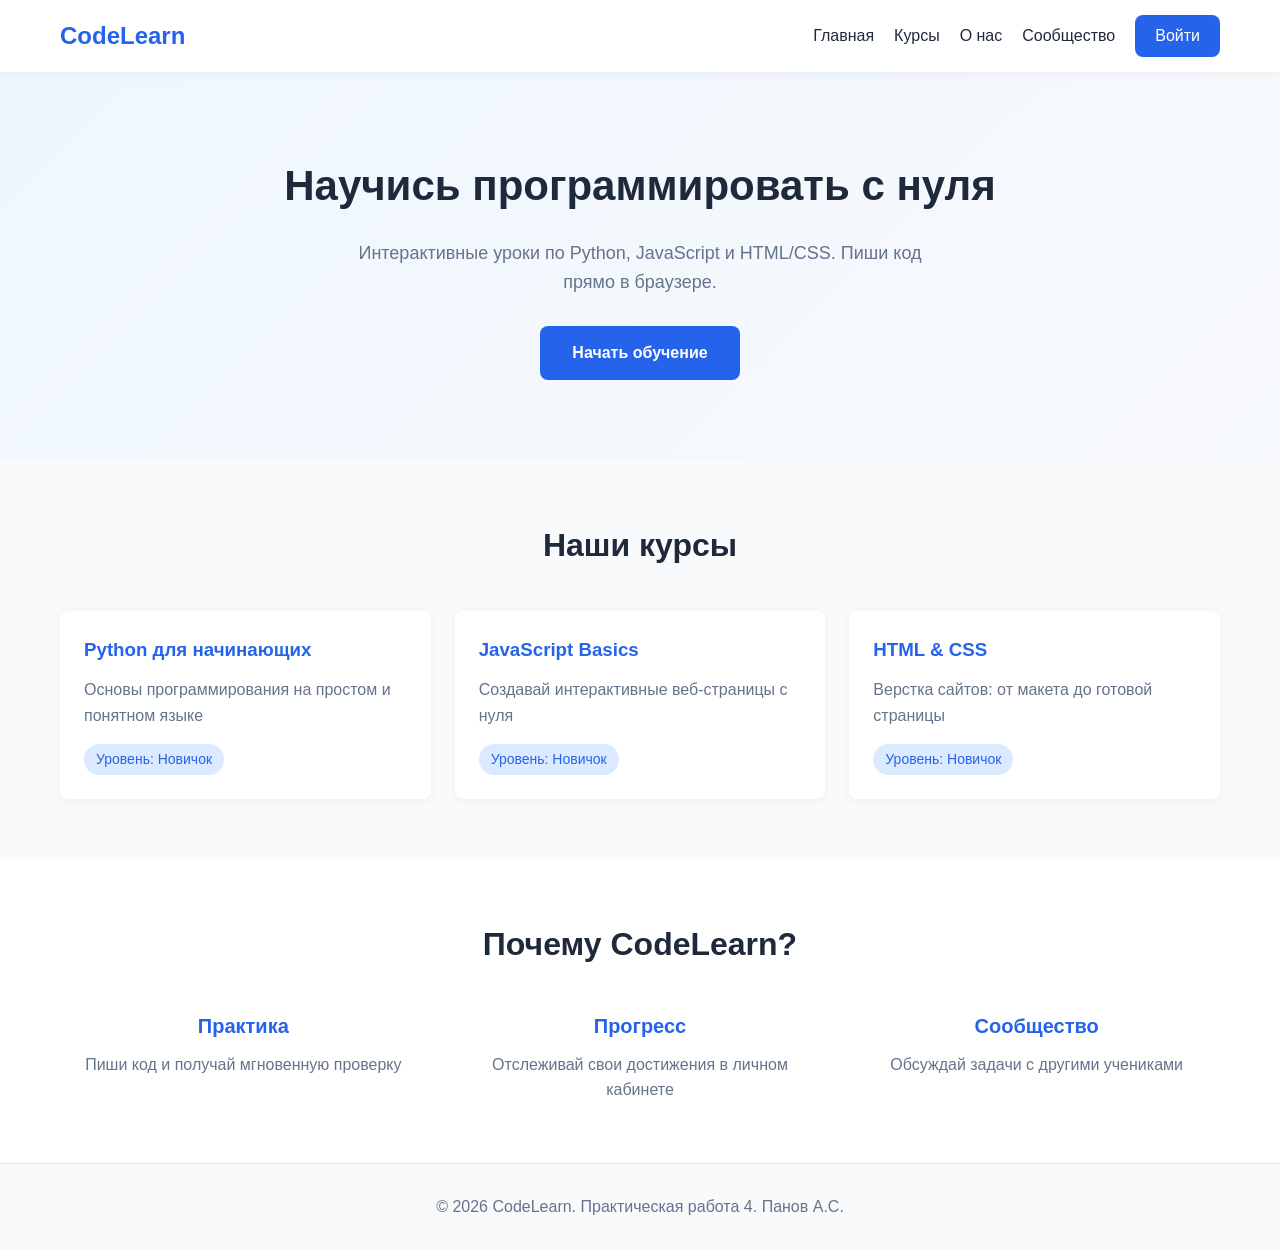
<file: index.html>
<!DOCTYPE html>
<html lang="ru">
<head>
    <meta charset="UTF-8">
    <meta name="viewport" content="width=device-width, initial-scale=1.0">
    <title>CodeLearn — Изучай программирование</title>
    <link rel="stylesheet" href="style.css">
</head>
<body>
    <header class="header">
        <div class="container header-content">
            <div class="logo">CodeLearn</div>
            <nav class="nav">
                <a href="index.html">Главная</a>
                <a href="courses.html">Курсы</a>
                <a href="about.html">О нас</a>
                <a href="community.html">Сообщество</a>
                <a href="login.html" class="btn-login">Войти</a>
            </nav>
        </div>
    </header>

    <main>
        <section class="hero">
            <div class="container">
                <h1>Научись программировать с нуля</h1>
                <p>Интерактивные уроки по Python, JavaScript и HTML/CSS. Пиши код прямо в браузере.</p>
                <a href="courses.html" class="btn-primary">Начать обучение</a>
            </div>
        </section>

        <section id="courses" class="courses">
            <div class="container">
                <h2>Наши курсы</h2>
                <div class="courses-grid">
                    <div class="course-card">
                        <h3>Python для начинающих</h3>
                        <p>Основы программирования на простом и понятном языке</p>
                        <span class="level">Уровень: Новичок</span>
                    </div>
                    <div class="course-card">
                        <h3>JavaScript Basics</h3>
                        <p>Создавай интерактивные веб-страницы с нуля</p>
                        <span class="level">Уровень: Новичок</span>
                    </div>
                    <div class="course-card">
                        <h3>HTML & CSS</h3>
                        <p>Верстка сайтов: от макета до готовой страницы</p>
                        <span class="level">Уровень: Новичок</span>
                    </div>
                </div>
            </div>
        </section>

        <section id="about" class="features">
            <div class="container">
                <h2>Почему CodeLearn?</h2>
                <div class="features-grid">
                    <div class="feature">
                        <strong>Практика</strong>
                        <p>Пиши код и получай мгновенную проверку</p>
                    </div>
                    <div class="feature">
                        <strong>Прогресс</strong>
                        <p>Отслеживай свои достижения в личном кабинете</p>
                    </div>
                    <div class="feature">
                        <strong>Сообщество</strong>
                        <p>Обсуждай задачи с другими учениками</p>
                    </div>
                </div>
            </div>
        </section>
    </main>

    <footer class="footer">
        <div class="container">
            <p>© 2026 CodeLearn. Практическая работа 4. Панов А.С.</p>
        </div>
    </footer>
</body>
</html>
</file>
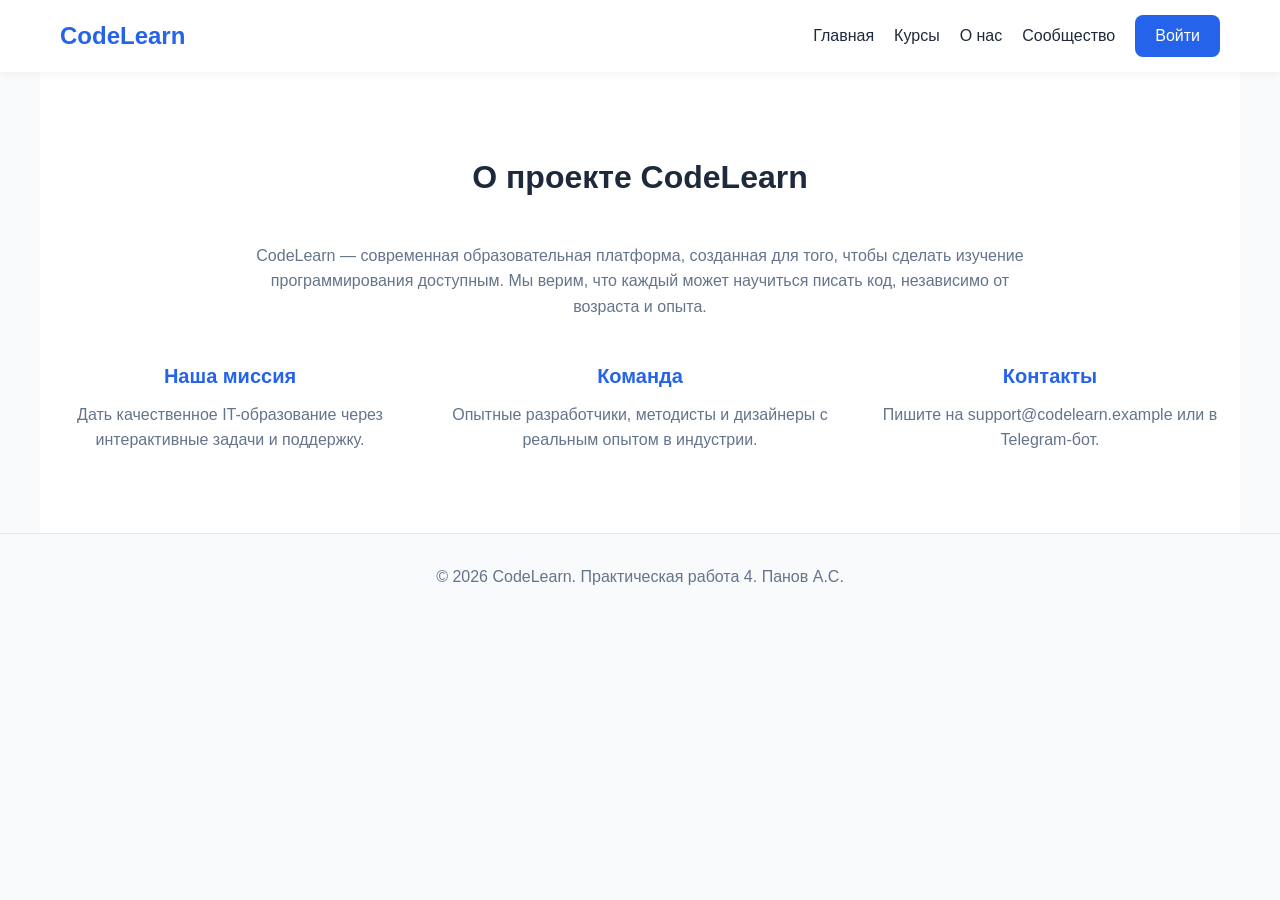
<file: about.html>
<!DOCTYPE html>
<html lang="ru">
<head>
    <meta charset="UTF-8">
    <meta name="viewport" content="width=device-width, initial-scale=1.0">
    <title>О нас — CodeLearn</title>
    <link rel="stylesheet" href="style.css">
</head>
<body>
    <header class="header">
        <div class="container header-content">
            <div class="logo">CodeLearn</div>
            <nav class="nav">
                <a href="index.html">Главная</a>
                <a href="courses.html">Курсы</a>
                <a href="about.html">О нас</a>
                <a href="community.html">Сообщество</a>
                <a href="login.html" class="btn-login">Войти</a>
            </nav>
        </div>
    </header>
    <main class="container features" style="padding: 80px 0;">
        <h2>О проекте CodeLearn</h2>
        <p style="text-align: center; max-width: 800px; margin: 0 auto 40px; color: var(--text-secondary);">
            CodeLearn — современная образовательная платформа, созданная для того, чтобы сделать изучение программирования доступным. Мы верим, что каждый может научиться писать код, независимо от возраста и опыта.
        </p>
        <div class="features-grid">
            <div class="feature"><strong>Наша миссия</strong><p>Дать качественное IT-образование через интерактивные задачи и поддержку.</p></div>
            <div class="feature"><strong>Команда</strong><p>Опытные разработчики, методисты и дизайнеры с реальным опытом в индустрии.</p></div>
            <div class="feature"><strong>Контакты</strong><p>Пишите на support@codelearn.example или в Telegram-бот.</p></div>
        </div>
    </main>
    <footer class="footer"><div class="container"><p>© 2026 CodeLearn. Практическая работа 4. Панов А.С.</p></div></footer>
</body>
</html>
</file>
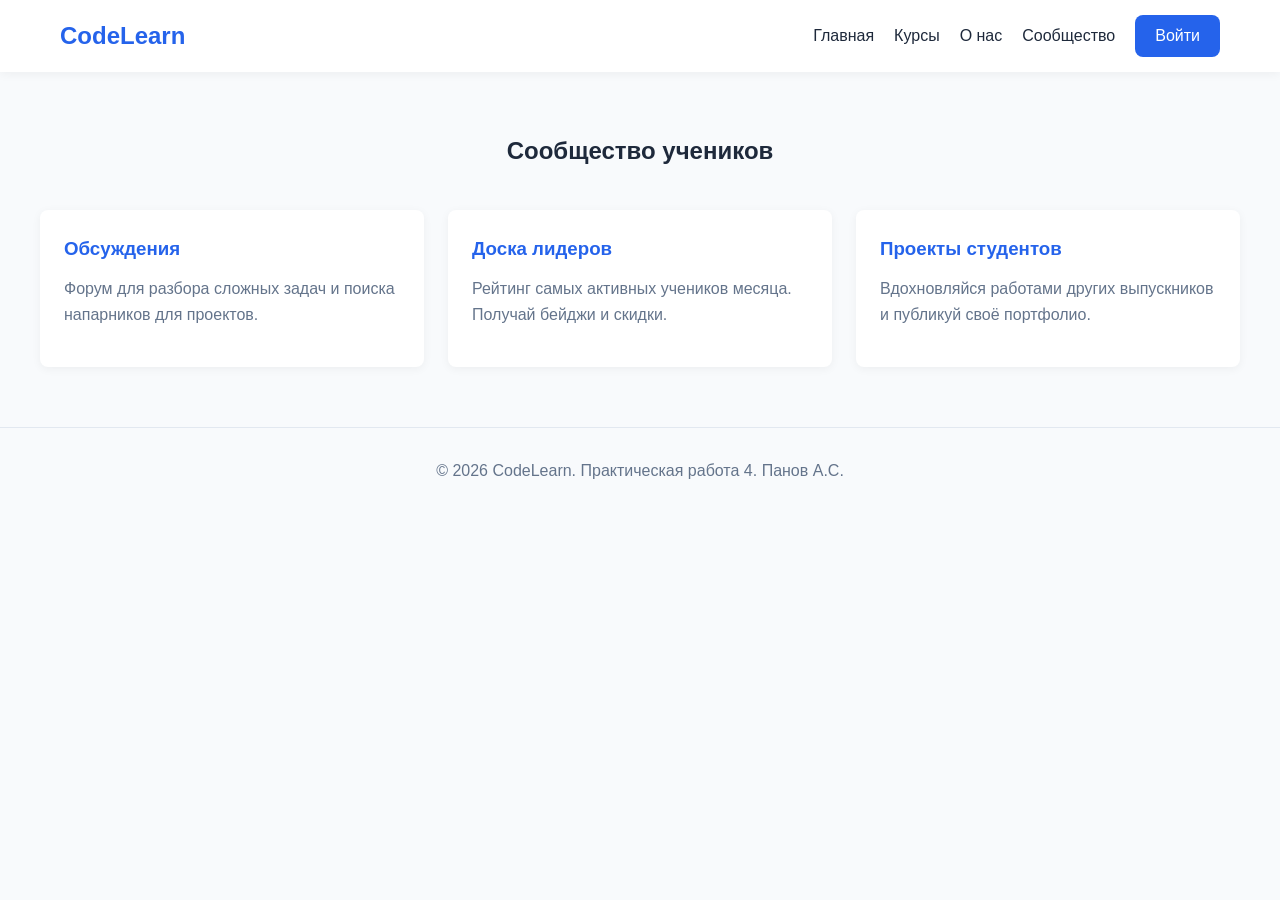
<file: community.html>
<!DOCTYPE html>
<html lang="ru">
<head>
    <meta charset="UTF-8">
    <meta name="viewport" content="width=device-width, initial-scale=1.0">
    <title>Сообщество — CodeLearn</title>
    <link rel="stylesheet" href="style.css">
</head>
<body>
    <header class="header">
        <div class="container header-content">
            <div class="logo">CodeLearn</div>
            <nav class="nav">
                <a href="index.html">Главная</a>
                <a href="courses.html">Курсы</a>
                <a href="about.html">О нас</a>
                <a href="community.html">Сообщество</a>
                <a href="login.html" class="btn-login">Войти</a>
            </nav>
        </div>
    </header>
    <main class="container" style="padding: 60px 0;">
        <h2 style="text-align: center; margin-bottom: 40px;">Сообщество учеников</h2>
        <div class="courses-grid">
            <div class="course-card">
                <h3>Обсуждения</h3>
                <p>Форум для разбора сложных задач и поиска напарников для проектов.</p>
            </div>
            <div class="course-card">
                <h3>Доска лидеров</h3>
                <p>Рейтинг самых активных учеников месяца. Получай бейджи и скидки.</p>
            </div>
            <div class="course-card">
                <h3>Проекты студентов</h3>
                <p>Вдохновляйся работами других выпускников и публикуй своё портфолио.</p>
            </div>
        </div>
    </main>
    <footer class="footer"><div class="container"><p>© 2026 CodeLearn. Практическая работа 4. Панов А.С.</p></div></footer>
</body>
</html>
</file>
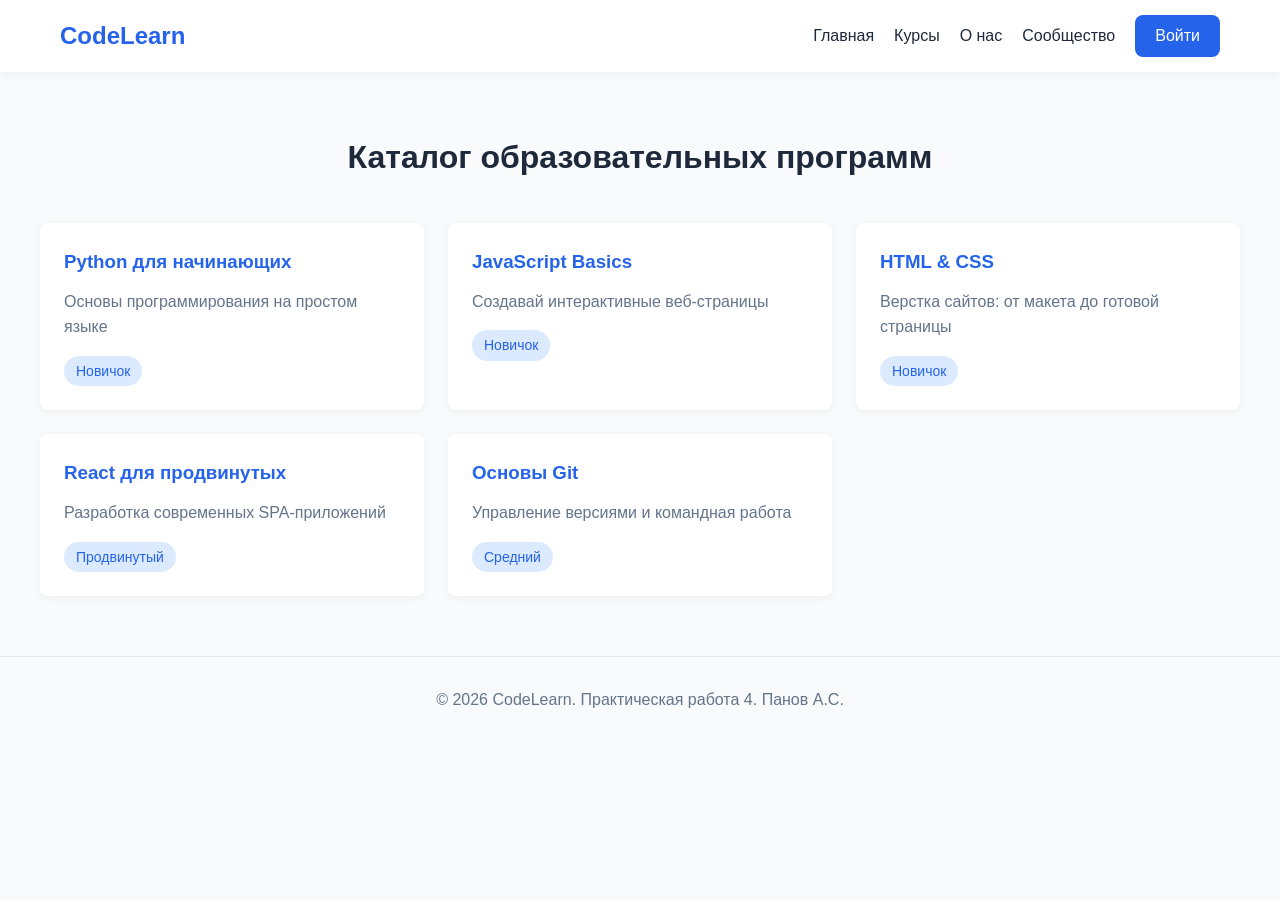
<file: courses.html>
<!DOCTYPE html>
<html lang="ru">
<head>
    <meta charset="UTF-8">
    <meta name="viewport" content="width=device-width, initial-scale=1.0">
    <title>Курсы — CodeLearn</title>
    <link rel="stylesheet" href="style.css">
</head>
<body>
    <header class="header">
        <div class="container header-content">
            <div class="logo">CodeLearn</div>
            <nav class="nav">
                <a href="index.html">Главная</a>
                <a href="courses.html">Курсы</a>
                <a href="about.html">О нас</a>
                <a href="community.html">Сообщество</a>
                <a href="login.html" class="btn-login">Войти</a>
            </nav>
        </div>
    </header>
    <main class="container courses">
        <h2>Каталог образовательных программ</h2>
        <div class="courses-grid">
            <div class="course-card">
                <h3>Python для начинающих</h3><p>Основы программирования на простом языке</p><span class="level">Новичок</span>
            </div>
            <div class="course-card">
                <h3>JavaScript Basics</h3><p>Создавай интерактивные веб-страницы</p><span class="level">Новичок</span>
            </div>
            <div class="course-card">
                <h3>HTML & CSS</h3><p>Верстка сайтов: от макета до готовой страницы</p><span class="level">Новичок</span>
            </div>
            <div class="course-card">
                <h3>React для продвинутых</h3><p>Разработка современных SPA-приложений</p><span class="level">Продвинутый</span>
            </div>
            <div class="course-card">
                <h3>Основы Git</h3><p>Управление версиями и командная работа</p><span class="level">Средний</span>
            </div>
        </div>
    </main>
    <footer class="footer"><div class="container"><p>© 2026 CodeLearn. Практическая работа 4. Панов А.С.</p></div></footer>
</body>
</html>
</file>
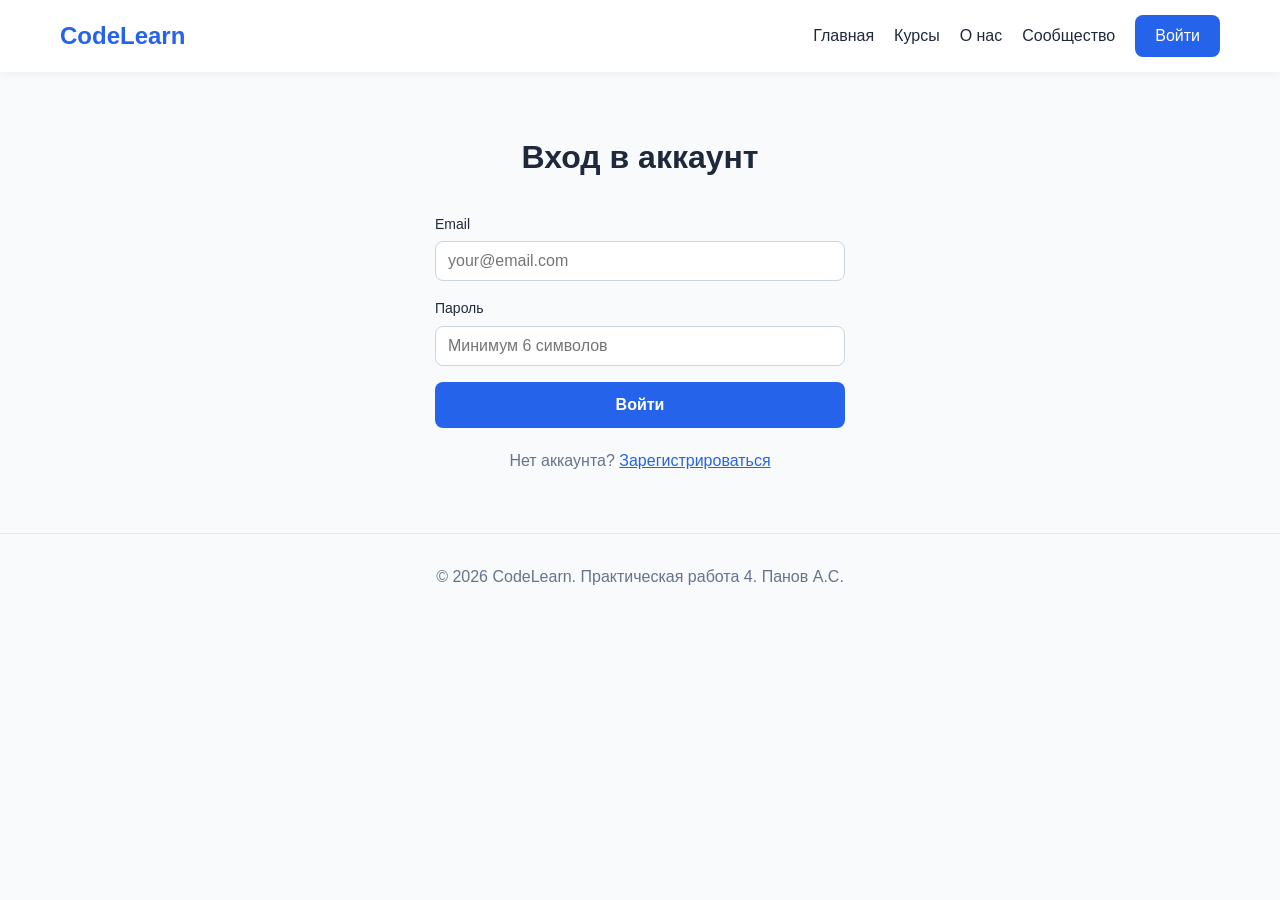
<file: login.html>
<!DOCTYPE html>
<html lang="ru">
<head>
    <meta charset="UTF-8">
    <meta name="viewport" content="width=device-width, initial-scale=1.0">
    <title>Вход — CodeLearn</title>
    <link rel="stylesheet" href="style.css">
</head>
<body>
    <header class="header">
        <div class="container header-content">
            <div class="logo">CodeLearn</div>
            <nav class="nav">
                <a href="index.html">Главная</a>
                <a href="courses.html">Курсы</a>
                <a href="about.html">О нас</a>
                <a href="community.html">Сообщество</a>
                <a href="login.html" class="btn-login">Войти</a>
            </nav>
        </div>
    </header>

    <main class="container" style="padding: 60px 20px; max-width: 450px; margin: 0 auto;">
        <h1 style="text-align: center; margin-bottom: 30px;">Вход в аккаунт</h1>
        <form id="loginForm" class="login-form">
            <div class="form-group">
                <label for="email">Email</label>
                <input type="email" id="email" name="email" placeholder="your@email.com" required>
            </div>
            <div class="form-group">
                <label for="password">Пароль</label>
                <input type="password" id="password" name="password" placeholder="Минимум 6 символов" required>
            </div>
            <button type="submit" class="btn-primary" style="width: 100%;">Войти</button>
            <div id="loginMessage" class="message"></div>
        </form>
        <p style="text-align: center; margin-top: 20px; color: var(--text-secondary);">
            Нет аккаунта? <a href="#" style="color: var(--primary);">Зарегистрироваться</a>
        </p>
    </main>

    <footer class="footer">
        <div class="container">
            © 2026 CodeLearn. Практическая работа 4. Панов А.С.
        </div>
    </footer>

    <!-- Подключение JS -->
    <script src="script.js"></script>
</body>
</html>
</file>
<file: style.css>
/* Сброс стилей */
* {
    margin: 0;
    padding: 0;
    box-sizing: border-box;
}

/* Переменные цветов */
:root {
    --primary: #2563EB;
    --success: #10B981;
    --bg: #F8FAFC;
    --text: #1E293B;
    --text-secondary: #64748B;
    --white: #FFFFFF;
}

body {
    font-family: 'Segoe UI', Tahoma, Geneva, Verdana, sans-serif;
    background: var(--bg);
    color: var(--text);
    line-height: 1.6;
}

.container {
    max-width: 1200px;
    margin: 0 auto;
    padding: 0 20px;
}

/* Шапка */
.header {
    background: var(--white);
    padding: 15px 0;
    box-shadow: 0 2px 10px rgba(0,0,0,0.05);
    position: sticky;
    top: 0;
    z-index: 100;
}

.header-content {
    display: flex;
    justify-content: space-between;
    align-items: center;
}

.logo {
    font-size: 24px;
    font-weight: 700;
    color: var(--primary);
}

.nav {
    display: flex;
    gap: 20px;
    align-items: center;
}

.nav a {
    text-decoration: none;
    color: var(--text);
    font-weight: 500;
}

.nav a:hover {
    color: var(--primary);
}

.btn-login {
    background: var(--primary);
    color: var(--white) !important;
    padding: 8px 20px;
    border-radius: 8px;
    cursor: pointer;
}

/* Hero */
.hero {
    padding: 80px 0;
    text-align: center;
    background: linear-gradient(135deg, #EFF6FF 0%, #F8FAFC 100%);
}

.hero h1 {
    font-size: 42px;
    margin-bottom: 20px;
    color: var(--text);
}

.hero p {
    font-size: 18px;
    color: var(--text-secondary);
    margin-bottom: 30px;
    max-width: 600px;
    margin-left: auto;
    margin-right: auto;
}

.btn-primary {
    display: inline-block;
    background: var(--primary);
    color: var(--white);
    padding: 14px 32px;
    border-radius: 8px;
    text-decoration: none;
    font-weight: 600;
    font-size: 16px;
    border: none;
    cursor: pointer;
    transition: background 0.2s;
}

.btn-primary:hover {
    background: #1D4ED8;
}

/* Курсы */
.courses {
    padding: 60px 0;
}

.courses h2,
.features h2 {
    text-align: center;
    font-size: 32px;
    margin-bottom: 40px;
}

.courses-grid {
    display: grid;
    grid-template-columns: repeat(auto-fit, minmax(300px, 1fr));
    gap: 24px;
}

.course-card {
    background: var(--white);
    padding: 24px;
    border-radius: 8px;
    box-shadow: 0 2px 10px rgba(0,0,0,0.05);
}

.course-card h3 {
    margin-bottom: 12px;
    color: var(--primary);
}

.course-card p {
    color: var(--text-secondary);
    margin-bottom: 16px;
}

.level {
    display: inline-block;
    background: #DBEAFE;
    color: var(--primary);
    padding: 4px 12px;
    border-radius: 20px;
    font-size: 14px;
    font-weight: 500;
}

/* Преимущества */
.features {
    padding: 60px 0;
    background: var(--white);
}

.features-grid {
    display: grid;
    grid-template-columns: repeat(auto-fit, minmax(250px, 1fr));
    gap: 30px;
    text-align: center;
}

.feature strong {
    display: block;
    font-size: 20px;
    margin-bottom: 10px;
    color: var(--primary);
}

.feature p {
    color: var(--text-secondary);
}

/* Футер */
.footer {
    padding: 30px 0;
    text-align: center;
    color: var(--text-secondary);
    border-top: 1px solid #E2E8F0;
}

/* Адаптивность */
@media (max-width: 768px) {
    .header-content {
        flex-direction: column;
        gap: 15px;
    }
    .hero h1 {
        font-size: 32px;
    }
    .nav {
        flex-wrap: wrap;
        justify-content: center;
    }
}

/* === СТИЛИ ДЛЯ ФОРМЫ (Практическая 4) === */
.form-group {
    margin-bottom: 16px;
}
.form-group label {
    display: block;
    margin-bottom: 6px;
    font-weight: 500;
    font-size: 14px;
}
.form-group input {
    width: 100%;
    padding: 10px 12px;
    border: 1px solid #CBD5E1;
    border-radius: 8px;
    font-size: 16px;
    transition: border-color 0.2s;
}
.form-group input:focus {
    outline: none;
    border-color: var(--primary);
    box-shadow: 0 0 0 3px rgba(37, 99, 235, 0.15);
}
.message {
    margin-top: 12px;
    padding: 10px;
    border-radius: 6px;
    text-align: center;
    font-size: 14px;
    display: none;
}
.message.success {
    background: #D1FAE5;
    color: #065F46;
    display: block;
}
.message.error {
    background: #FEE2E2;
    color: #991B1B;
    display: block;
}
</file>
